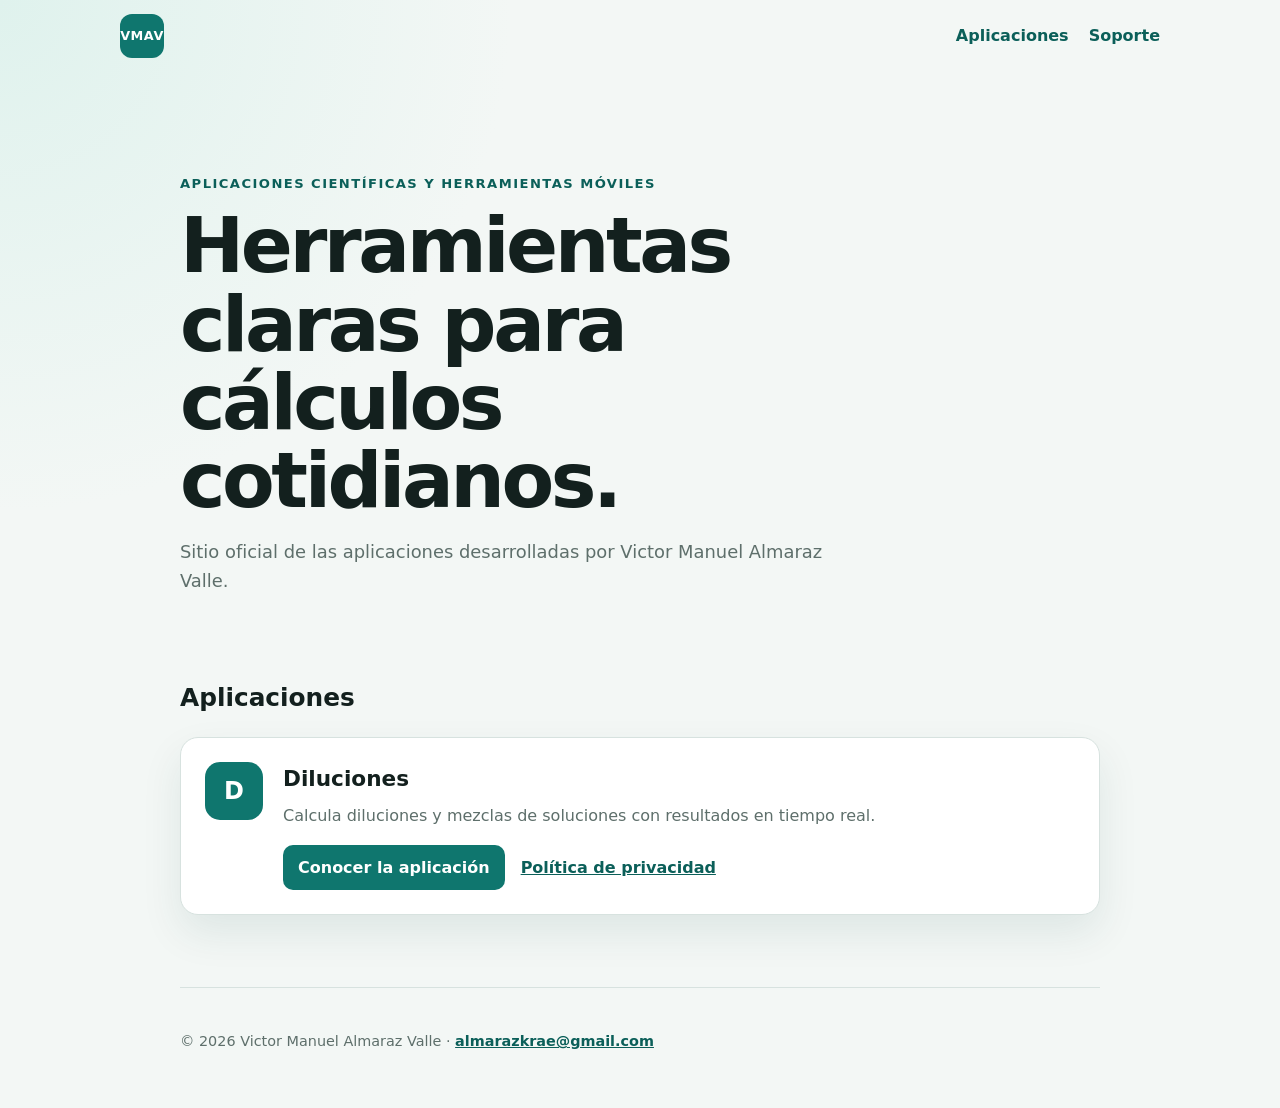
<file: index.html>
<!doctype html>
<html lang="es">
<head>
  <meta charset="utf-8">
  <meta name="viewport" content="width=device-width, initial-scale=1">
  <meta name="description" content="Sitio oficial de las aplicaciones desarrolladas por Victor Manuel Almaraz Valle.">
  <title>Aplicaciones | Victor Manuel Almaraz Valle</title>
  <link rel="stylesheet" href="styles.css">
</head>
<body>
  <header class="site-header">
    <a class="brand" href="./">VMAV</a>
    <nav aria-label="Navegación principal">
      <a href="./">Aplicaciones</a>
      <a href="mailto:almarazkrae@gmail.com">Soporte</a>
    </nav>
  </header>
  <main>
    <section class="hero">
      <p class="eyebrow">Aplicaciones científicas y herramientas móviles</p>
      <h1>Herramientas claras para cálculos cotidianos.</h1>
      <p class="lead">Sitio oficial de las aplicaciones desarrolladas por Victor Manuel Almaraz Valle.</p>
    </section>
    <section aria-labelledby="apps-title">
      <h2 id="apps-title">Aplicaciones</h2>
      <article class="app-card">
        <div class="app-mark" aria-hidden="true">D</div>
        <div>
          <h3>Diluciones</h3>
          <p>Calcula diluciones y mezclas de soluciones con resultados en tiempo real.</p>
          <div class="links">
            <a class="button" href="diluciones/">Conocer la aplicación</a>
            <a href="diluciones/privacy.html">Política de privacidad</a>
          </div>
        </div>
      </article>
    </section>
  </main>
  <footer>
    <p>© 2026 Victor Manuel Almaraz Valle · <a href="mailto:almarazkrae@gmail.com">almarazkrae@gmail.com</a></p>
  </footer>
</body>
</html>
</file>
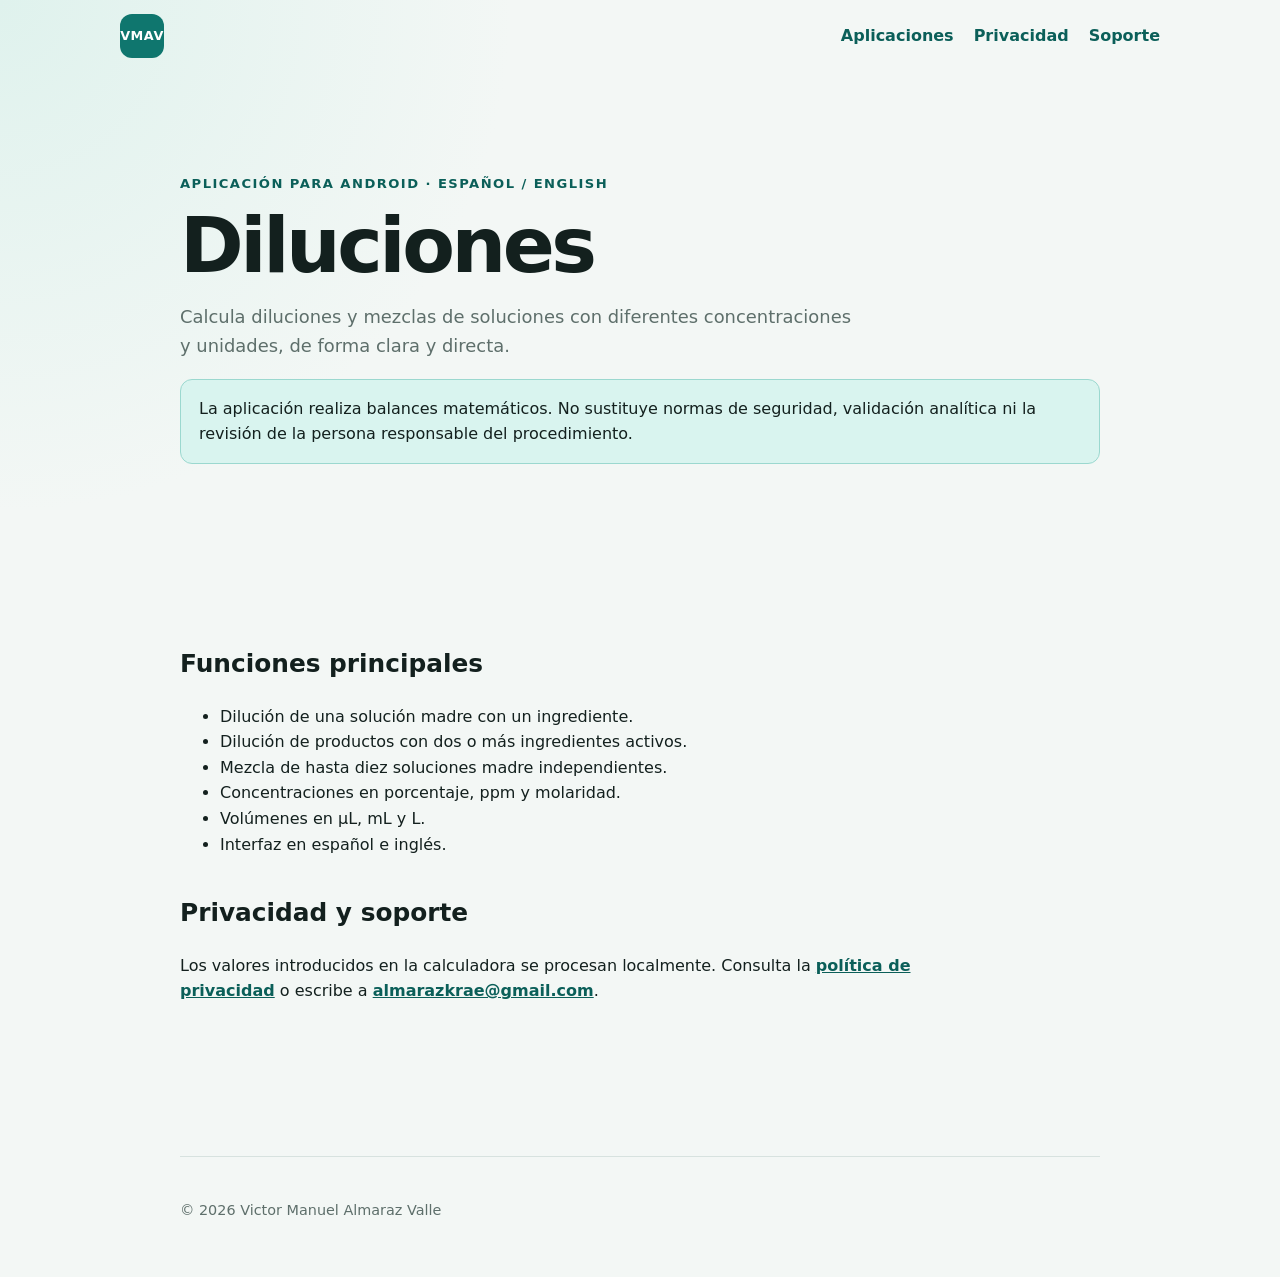
<file: diluciones/index.html>
<!doctype html>
<html lang="es">
<head>
  <meta charset="utf-8">
  <meta name="viewport" content="width=device-width, initial-scale=1">
  <meta name="description" content="Diluciones: calculadora móvil de diluciones y mezclas de soluciones.">
  <title>Diluciones</title>
  <link rel="stylesheet" href="../styles.css">
</head>
<body>
  <header class="site-header">
    <a class="brand" href="../">VMAV</a>
    <nav aria-label="Navegación principal">
      <a href="../">Aplicaciones</a>
      <a href="privacy.html">Privacidad</a>
      <a href="mailto:almarazkrae@gmail.com">Soporte</a>
    </nav>
  </header>
  <main>
    <section class="hero">
      <p class="eyebrow">Aplicación para Android · Español / English</p>
      <h1>Diluciones</h1>
      <p class="lead">Calcula diluciones y mezclas de soluciones con diferentes concentraciones y unidades, de forma clara y directa.</p>
      <p class="notice">La aplicación realiza balances matemáticos. No sustituye normas de seguridad, validación analítica ni la revisión de la persona responsable del procedimiento.</p>
    </section>
    <section class="content" aria-labelledby="features-title">
      <h2 id="features-title">Funciones principales</h2>
      <ul>
        <li>Dilución de una solución madre con un ingrediente.</li>
        <li>Dilución de productos con dos o más ingredientes activos.</li>
        <li>Mezcla de hasta diez soluciones madre independientes.</li>
        <li>Concentraciones en porcentaje, ppm y molaridad.</li>
        <li>Volúmenes en µL, mL y L.</li>
        <li>Interfaz en español e inglés.</li>
      </ul>
      <h2>Privacidad y soporte</h2>
      <p>Los valores introducidos en la calculadora se procesan localmente. Consulta la <a href="privacy.html">política de privacidad</a> o escribe a <a href="mailto:almarazkrae@gmail.com">almarazkrae@gmail.com</a>.</p>
    </section>
  </main>
  <footer><p>© 2026 Victor Manuel Almaraz Valle</p></footer>
</body>
</html>
</file>
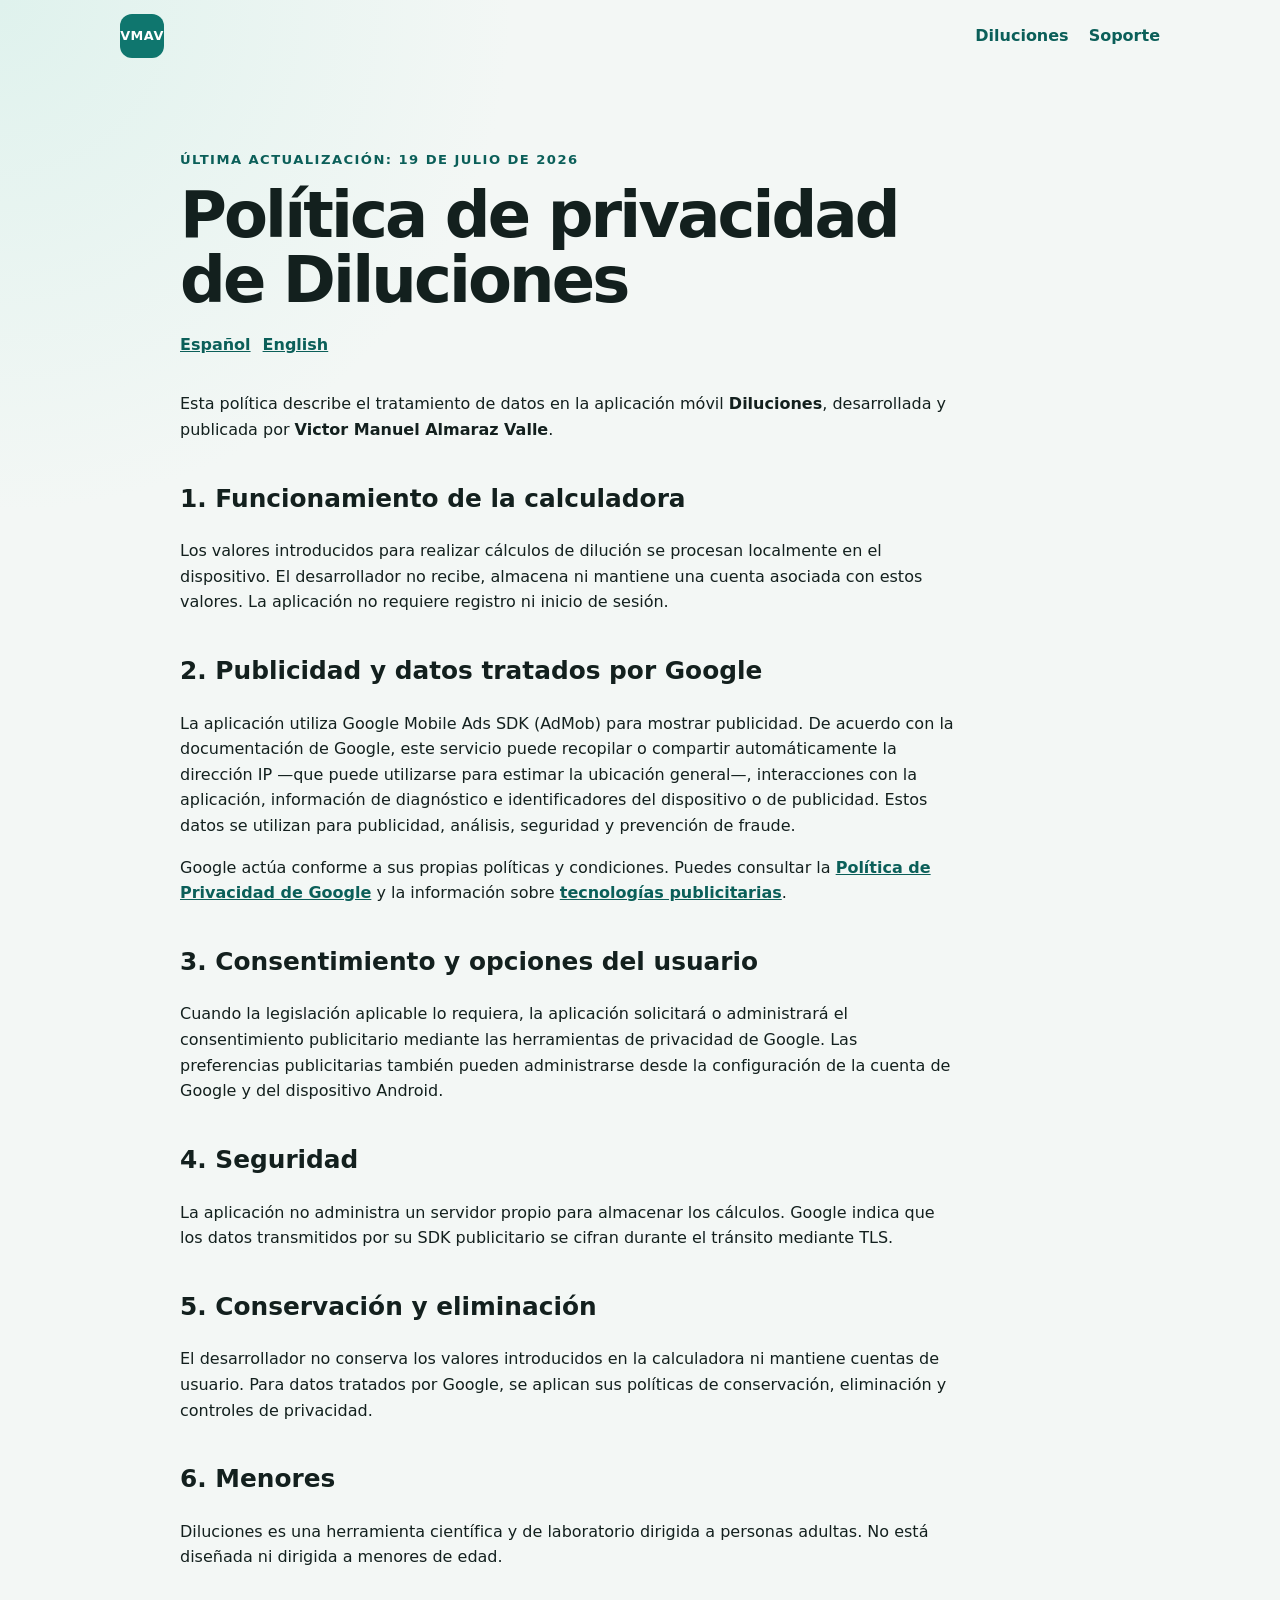
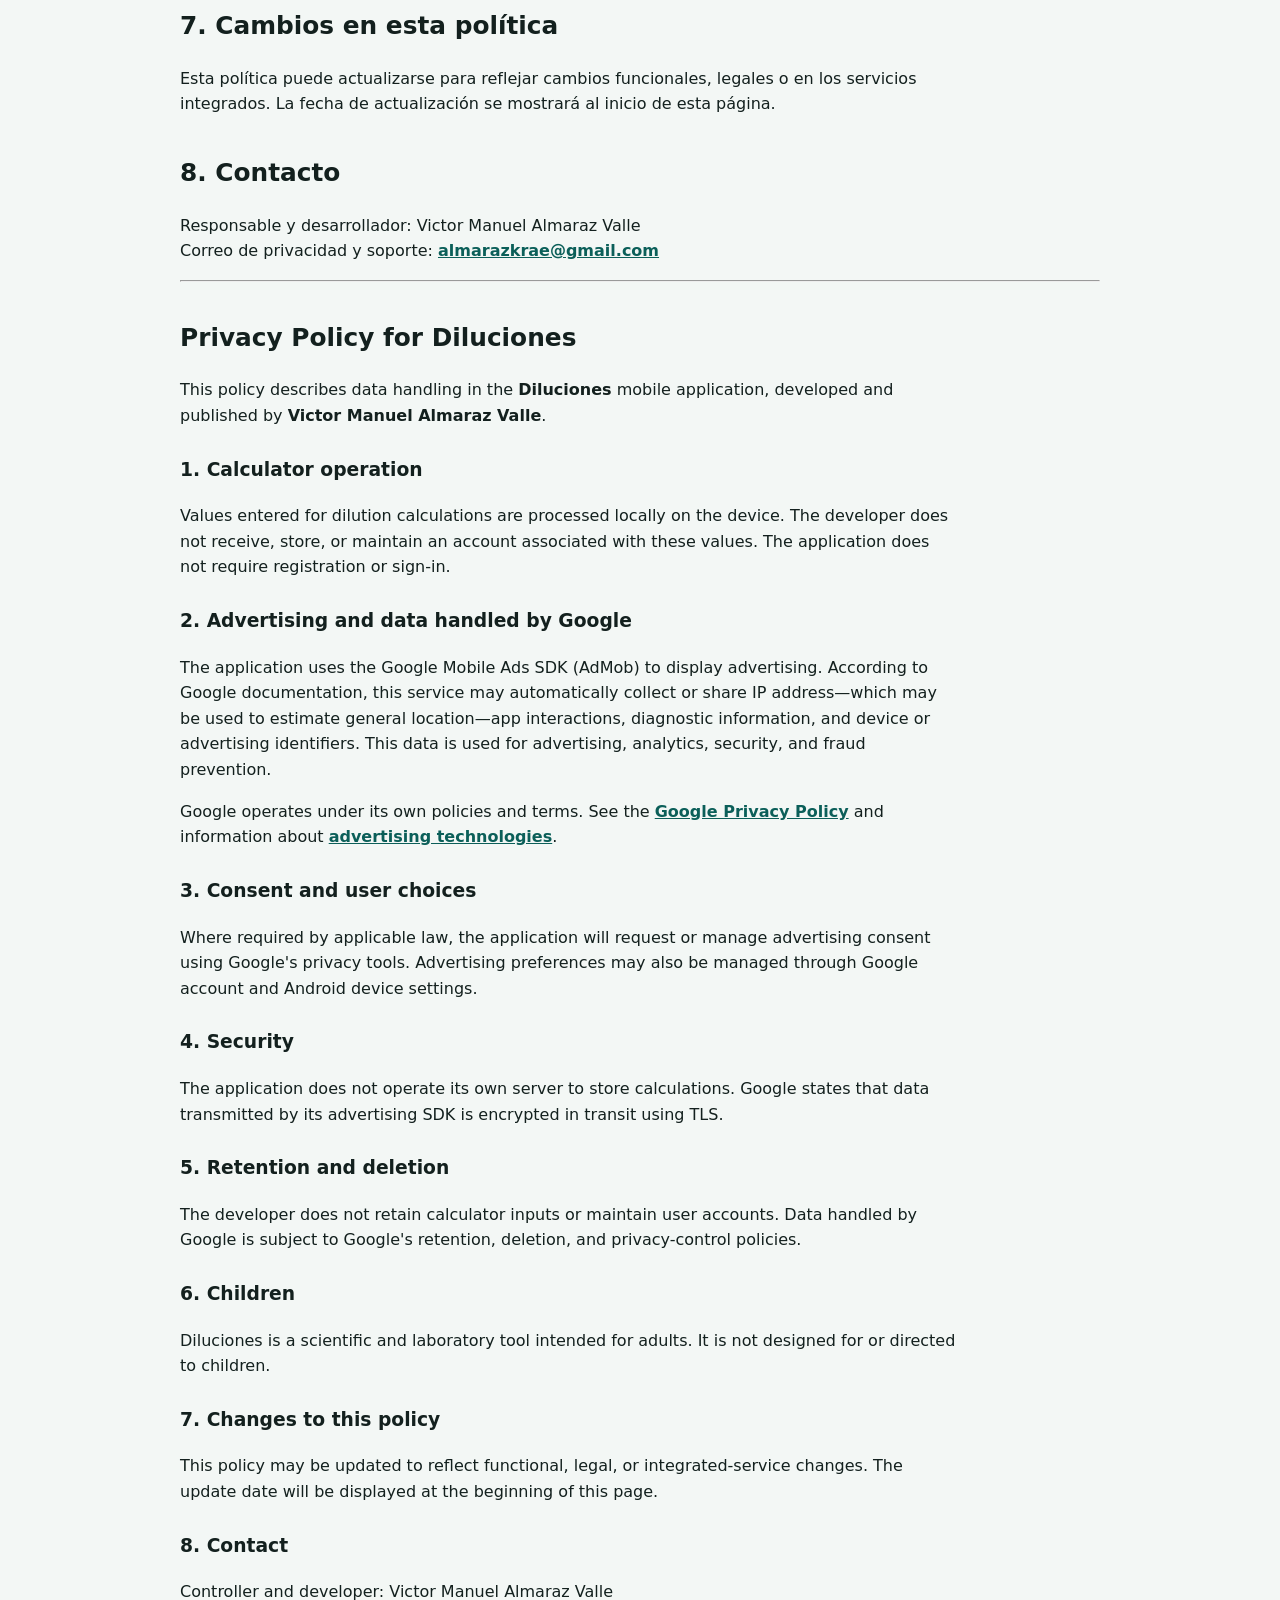
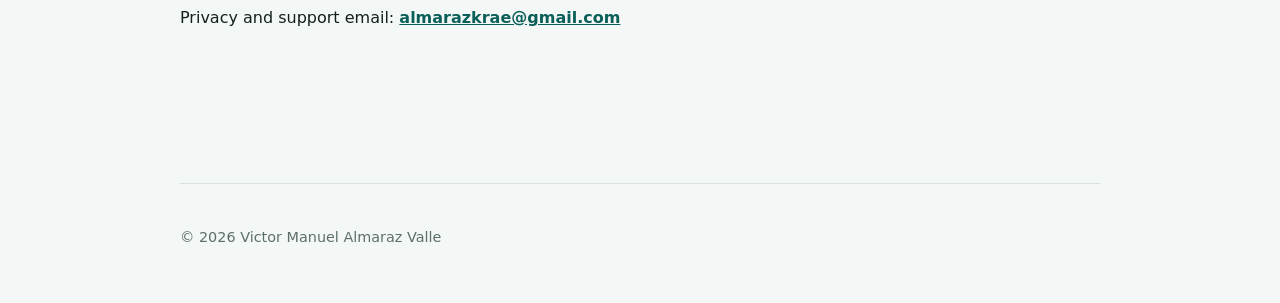
<file: diluciones/privacy.html>
<!doctype html>
<html lang="es">
<head>
  <meta charset="utf-8">
  <meta name="viewport" content="width=device-width, initial-scale=1">
  <meta name="description" content="Política de privacidad de la aplicación Diluciones.">
  <title>Política de privacidad | Diluciones</title>
  <link rel="stylesheet" href="../styles.css">
</head>
<body>
  <header class="site-header">
    <a class="brand" href="../">VMAV</a>
    <nav aria-label="Navegación principal"><a href="./">Diluciones</a><a href="mailto:almarazkrae@gmail.com">Soporte</a></nav>
  </header>
  <main class="content">
    <p class="eyebrow">Última actualización: 19 de julio de 2026</p>
    <h1>Política de privacidad de Diluciones</h1>
    <div class="language-links"><a href="#es">Español</a><a href="#en">English</a></div>

    <section id="es" lang="es">
      <p>Esta política describe el tratamiento de datos en la aplicación móvil <strong>Diluciones</strong>, desarrollada y publicada por <strong>Victor Manuel Almaraz Valle</strong>.</p>
      <h2>1. Funcionamiento de la calculadora</h2>
      <p>Los valores introducidos para realizar cálculos de dilución se procesan localmente en el dispositivo. El desarrollador no recibe, almacena ni mantiene una cuenta asociada con estos valores. La aplicación no requiere registro ni inicio de sesión.</p>
      <h2>2. Publicidad y datos tratados por Google</h2>
      <p>La aplicación utiliza Google Mobile Ads SDK (AdMob) para mostrar publicidad. De acuerdo con la documentación de Google, este servicio puede recopilar o compartir automáticamente la dirección IP —que puede utilizarse para estimar la ubicación general—, interacciones con la aplicación, información de diagnóstico e identificadores del dispositivo o de publicidad. Estos datos se utilizan para publicidad, análisis, seguridad y prevención de fraude.</p>
      <p>Google actúa conforme a sus propias políticas y condiciones. Puedes consultar la <a href="https://policies.google.com/privacy">Política de Privacidad de Google</a> y la información sobre <a href="https://policies.google.com/technologies/ads">tecnologías publicitarias</a>.</p>
      <h2>3. Consentimiento y opciones del usuario</h2>
      <p>Cuando la legislación aplicable lo requiera, la aplicación solicitará o administrará el consentimiento publicitario mediante las herramientas de privacidad de Google. Las preferencias publicitarias también pueden administrarse desde la configuración de la cuenta de Google y del dispositivo Android.</p>
      <h2>4. Seguridad</h2>
      <p>La aplicación no administra un servidor propio para almacenar los cálculos. Google indica que los datos transmitidos por su SDK publicitario se cifran durante el tránsito mediante TLS.</p>
      <h2>5. Conservación y eliminación</h2>
      <p>El desarrollador no conserva los valores introducidos en la calculadora ni mantiene cuentas de usuario. Para datos tratados por Google, se aplican sus políticas de conservación, eliminación y controles de privacidad.</p>
      <h2>6. Menores</h2>
      <p>Diluciones es una herramienta científica y de laboratorio dirigida a personas adultas. No está diseñada ni dirigida a menores de edad.</p>
      <h2>7. Cambios en esta política</h2>
      <p>Esta política puede actualizarse para reflejar cambios funcionales, legales o en los servicios integrados. La fecha de actualización se mostrará al inicio de esta página.</p>
      <h2>8. Contacto</h2>
      <p>Responsable y desarrollador: Victor Manuel Almaraz Valle<br>Correo de privacidad y soporte: <a href="mailto:almarazkrae@gmail.com">almarazkrae@gmail.com</a></p>
    </section>

    <hr>
    <section id="en" lang="en">
      <h2>Privacy Policy for Diluciones</h2>
      <p>This policy describes data handling in the <strong>Diluciones</strong> mobile application, developed and published by <strong>Victor Manuel Almaraz Valle</strong>.</p>
      <h3>1. Calculator operation</h3>
      <p>Values entered for dilution calculations are processed locally on the device. The developer does not receive, store, or maintain an account associated with these values. The application does not require registration or sign-in.</p>
      <h3>2. Advertising and data handled by Google</h3>
      <p>The application uses the Google Mobile Ads SDK (AdMob) to display advertising. According to Google documentation, this service may automatically collect or share IP address—which may be used to estimate general location—app interactions, diagnostic information, and device or advertising identifiers. This data is used for advertising, analytics, security, and fraud prevention.</p>
      <p>Google operates under its own policies and terms. See the <a href="https://policies.google.com/privacy">Google Privacy Policy</a> and information about <a href="https://policies.google.com/technologies/ads">advertising technologies</a>.</p>
      <h3>3. Consent and user choices</h3>
      <p>Where required by applicable law, the application will request or manage advertising consent using Google's privacy tools. Advertising preferences may also be managed through Google account and Android device settings.</p>
      <h3>4. Security</h3>
      <p>The application does not operate its own server to store calculations. Google states that data transmitted by its advertising SDK is encrypted in transit using TLS.</p>
      <h3>5. Retention and deletion</h3>
      <p>The developer does not retain calculator inputs or maintain user accounts. Data handled by Google is subject to Google's retention, deletion, and privacy-control policies.</p>
      <h3>6. Children</h3>
      <p>Diluciones is a scientific and laboratory tool intended for adults. It is not designed for or directed to children.</p>
      <h3>7. Changes to this policy</h3>
      <p>This policy may be updated to reflect functional, legal, or integrated-service changes. The update date will be displayed at the beginning of this page.</p>
      <h3>8. Contact</h3>
      <p>Controller and developer: Victor Manuel Almaraz Valle<br>Privacy and support email: <a href="mailto:almarazkrae@gmail.com">almarazkrae@gmail.com</a></p>
    </section>
  </main>
  <footer><p>© 2026 Victor Manuel Almaraz Valle</p></footer>
</body>
</html>
</file>
<file: styles.css>
:root {
  --ink: #13201e;
  --muted: #5e6f6b;
  --line: #d7e2df;
  --surface: #ffffff;
  --bg: #f3f7f5;
  --teal: #0f766e;
  --teal-dark: #0b5f59;
  --soft: #d9f4ef;
}

* { box-sizing: border-box; }
html { scroll-behavior: smooth; }
body {
  margin: 0;
  color: var(--ink);
  background: radial-gradient(circle at top left, #dff2ed 0, transparent 32rem), var(--bg);
  font-family: Inter, ui-sans-serif, system-ui, -apple-system, BlinkMacSystemFont, "Segoe UI", sans-serif;
  line-height: 1.6;
}
a { color: var(--teal-dark); font-weight: 700; }
.site-header {
  width: min(100% - 32px, 1040px);
  margin: 0 auto;
  min-height: 72px;
  display: flex;
  align-items: center;
  justify-content: space-between;
  gap: 24px;
}
.brand {
  display: grid;
  place-items: center;
  width: 44px;
  height: 44px;
  border-radius: 12px;
  color: white;
  background: var(--teal);
  text-decoration: none;
  letter-spacing: .04em;
  font-size: .8rem;
}
nav { display: flex; gap: 20px; }
nav a { text-decoration: none; }
main, footer { width: min(100% - 32px, 920px); margin: 0 auto; }
.hero { padding: 88px 0 64px; }
.eyebrow { color: var(--teal-dark); font-size: .82rem; font-weight: 900; letter-spacing: .11em; text-transform: uppercase; }
h1 { max-width: 780px; margin: 12px 0 16px; font-size: clamp(2.35rem, 7vw, 4.8rem); line-height: 1.02; letter-spacing: -.045em; }
.lead { max-width: 680px; color: var(--muted); font-size: 1.12rem; }
h2 { margin: 0 0 20px; font-size: 1.55rem; }
.app-card {
  display: grid;
  grid-template-columns: auto 1fr;
  gap: 20px;
  padding: 24px;
  border: 1px solid var(--line);
  border-radius: 18px;
  background: var(--surface);
  box-shadow: 0 18px 42px rgba(15, 68, 61, .09);
}
.app-card h3 { margin: 0; font-size: 1.35rem; }
.app-card p { margin: 6px 0 16px; color: var(--muted); }
.app-mark { display: grid; place-items: center; width: 58px; height: 58px; border-radius: 15px; background: var(--teal); color: white; font-size: 1.5rem; font-weight: 900; }
.links { display: flex; flex-wrap: wrap; align-items: center; gap: 16px; }
.button { display: inline-block; padding: 10px 15px; border-radius: 10px; background: var(--teal); color: white; text-decoration: none; }
.content { padding: 64px 0; }
.content h1 { font-size: clamp(2.2rem, 6vw, 4rem); }
.content h2 { margin-top: 36px; }
.content h3 { margin-top: 26px; }
.content p, .content li { max-width: 780px; }
.notice { padding: 16px 18px; border: 1px solid #9bd8cf; border-radius: 12px; background: var(--soft); }
.language-links { display: flex; gap: 12px; margin: 18px 0 34px; }
footer { margin-top: 72px; padding: 28px 0 40px; border-top: 1px solid var(--line); color: var(--muted); font-size: .9rem; }
@media (max-width: 580px) {
  .site-header { align-items: flex-start; padding-top: 14px; }
  nav { flex-direction: column; gap: 4px; text-align: right; }
  .hero { padding-top: 54px; }
  .app-card { grid-template-columns: 1fr; }
}
</file>
